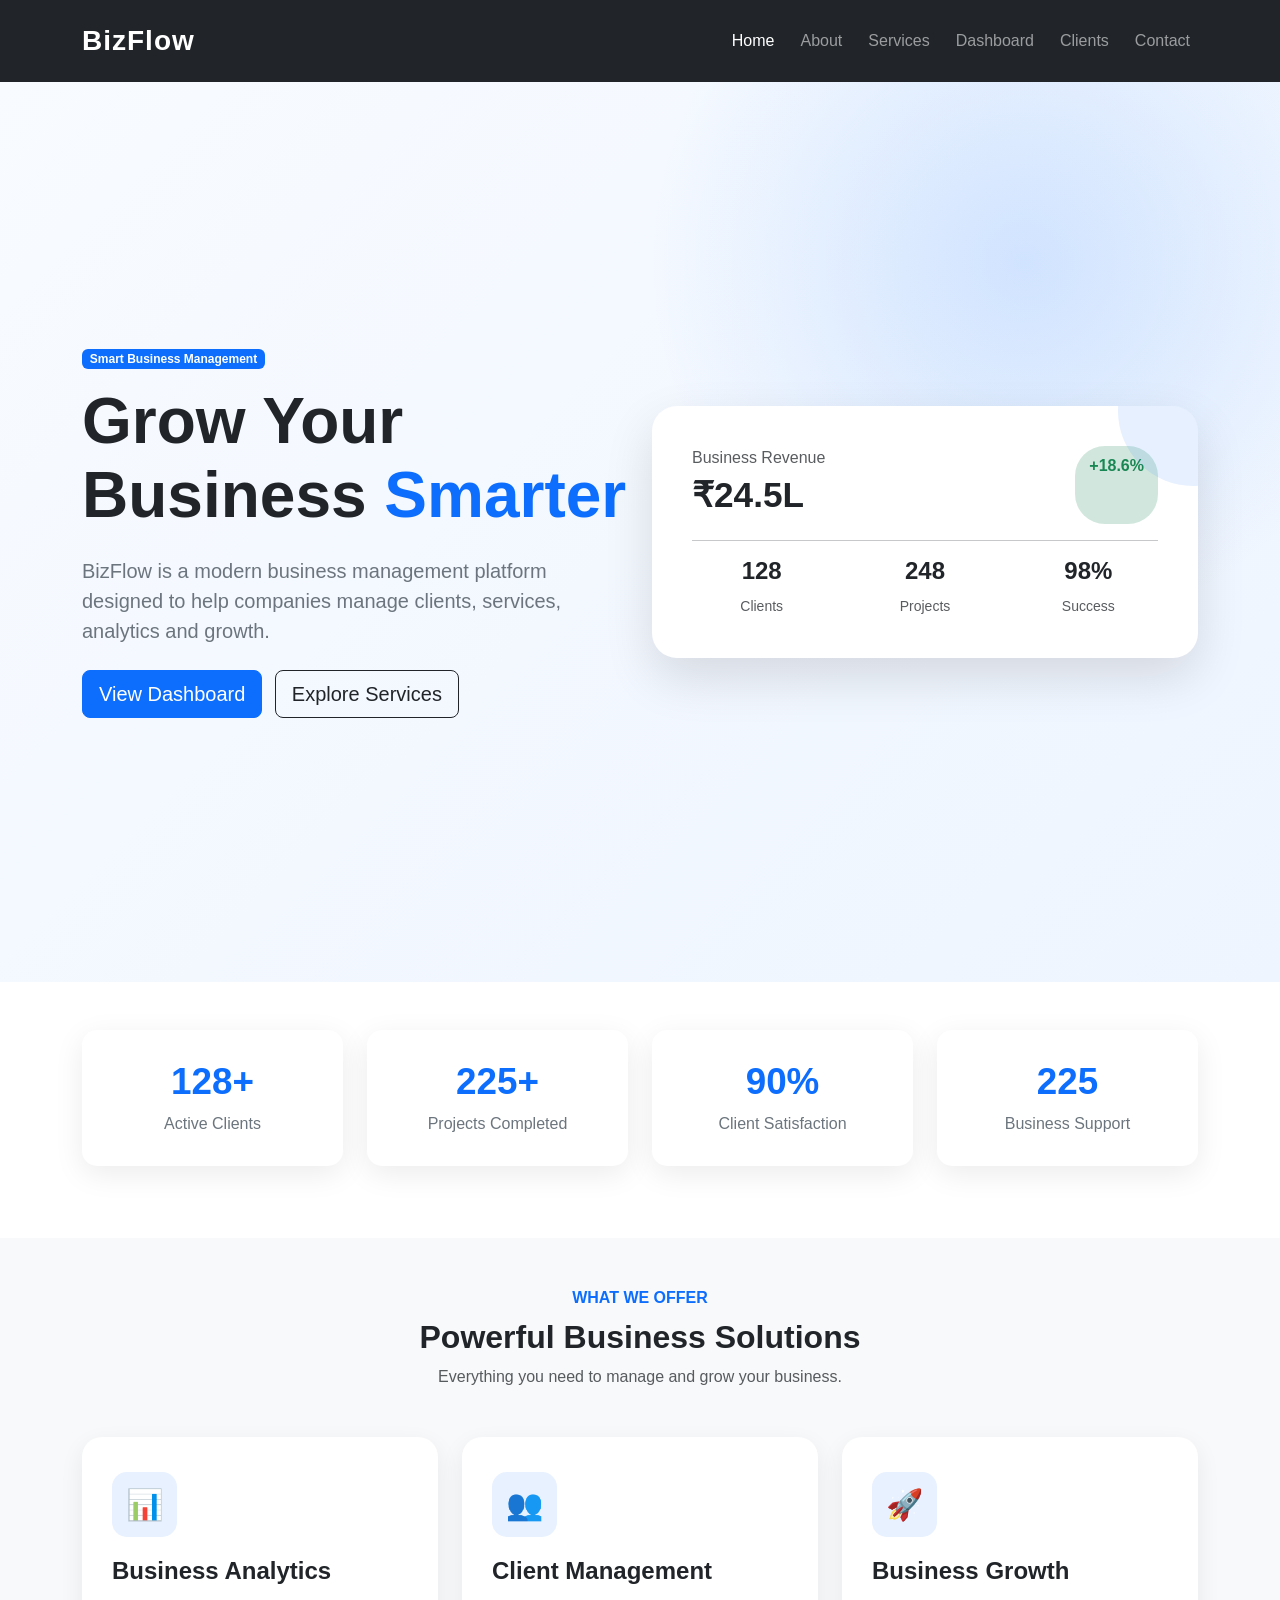
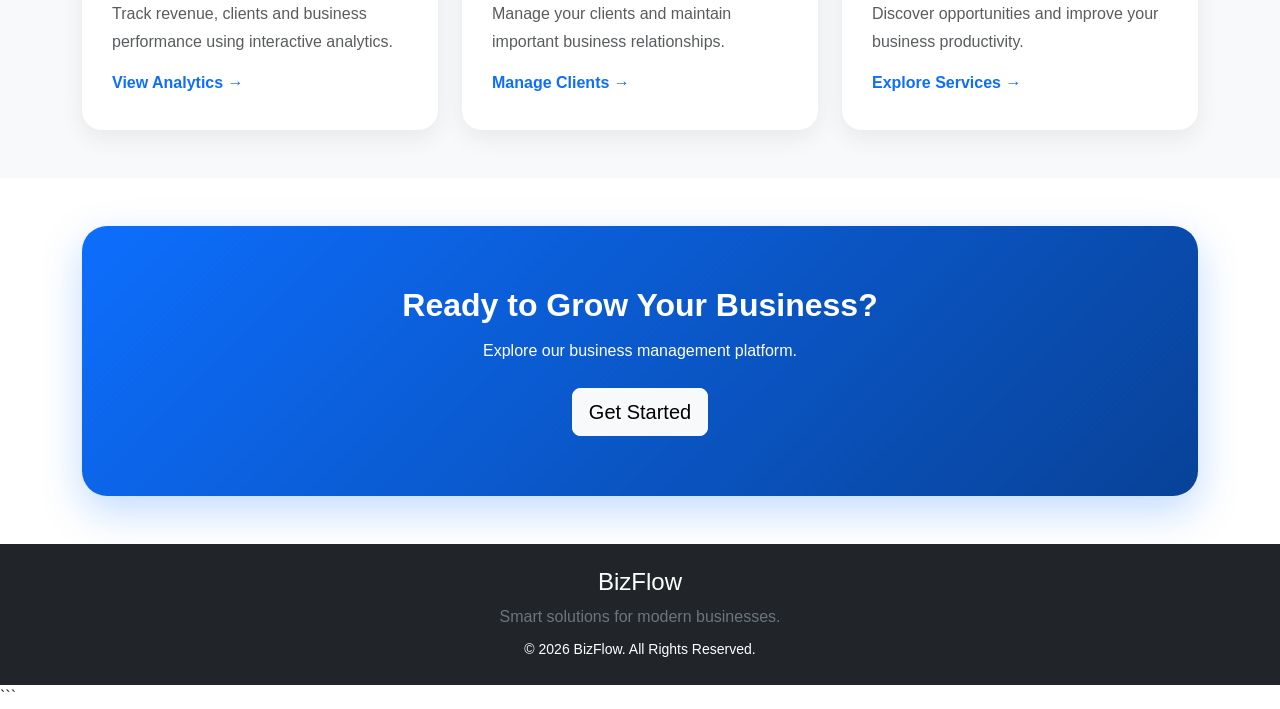
<file: index.html>
<!DOCTYPE html>

<html lang="en">

<head>
<link rel="stylesheet" href="css/responsive.css">
<link rel="stylesheet" href="css/style.css">
<link rel="icon" type="image/svg+xml" href="images/favicon.svg">
<meta charset="UTF-8">

<meta name="viewport" content="width=device-width, initial-scale=1.0">

<title>BizFlow | Smart Business Solutions</title>

<!-- Bootstrap CSS -->
<link
    href="https://cdn.jsdelivr.net/npm/bootstrap@5.3.3/dist/css/bootstrap.min.css"
    rel="stylesheet"
>

<!-- Our CSS -->
<link rel="stylesheet" href="css/style.css">


</head>

<body>

<!-- ================= NAVBAR ================= -->

<nav class="navbar navbar-expand-lg navbar-dark bg-dark sticky-top">

    <div class="container">

        <a class="navbar-brand fw-bold fs-3" href="index.html">
            BizFlow
        </a>

        <button
            class="navbar-toggler"
            type="button"
            data-bs-toggle="collapse"
            data-bs-target="#navbarMenu"
        >
            <span class="navbar-toggler-icon"></span>
        </button>

        <div class="collapse navbar-collapse" id="navbarMenu">

            <ul class="navbar-nav ms-auto">

                <li class="nav-item">
                    <a class="nav-link active" href="index.html">
                        Home
                    </a>
                </li>

                <li class="nav-item">
                    <a class="nav-link" href="about.html">
                        About
                    </a>
                </li>

                <li class="nav-item">
                    <a class="nav-link" href="services.html">
                        Services
                    </a>
                </li>

                <li class="nav-item">
                    <a class="nav-link" href="dashboard.html">
                        Dashboard
                    </a>
                </li>

                <li class="nav-item">
                    <a class="nav-link" href="clients.html">
                        Clients
                    </a>
                </li>

                <li class="nav-item">
                    <a class="nav-link" href="contact.html">
                        Contact
                    </a>
                </li>

            </ul>

        </div>

    </div>

</nav>


<!-- ================= HERO SECTION ================= -->

<section class="hero-section">

    <div class="container">

        <div class="row align-items-center min-vh-100">

            <div class="col-lg-6">

                <span class="badge bg-primary mb-3">
                    Smart Business Management
                </span>

                <h1 class="display-3 fw-bold">

                    Grow Your Business

                    <span class="text-primary">
                        Smarter
                    </span>

                </h1>

                <p class="lead text-secondary mt-4">

                    BizFlow is a modern business management
                    platform designed to help companies manage
                    clients, services, analytics and growth.

                </p>

                <div class="mt-4">

                    <a
                        href="dashboard.html"
                        class="btn btn-primary btn-lg me-2"
                    >
                        View Dashboard
                    </a>

                    <a
                        href="services.html"
                        class="btn btn-outline-dark btn-lg"
                    >
                        Explore Services
                    </a>

                </div>

            </div>


            <!-- Business Card -->

            <div class="col-lg-6 mt-5 mt-lg-0">

                <div class="business-card">

                    <div class="d-flex justify-content-between">

                        <div>

                            <p class="text-muted mb-1">
                                Business Revenue
                            </p>

                            <h2>
                                ₹24.5L
                            </h2>

                        </div>

                        <div class="growth-badge">
                            +18.6%
                        </div>

                    </div>

                    <hr>

                    <div class="row text-center">

                        <div class="col-4">

                            <h4>128</h4>

                            <small class="text-muted">
                                Clients
                            </small>

                        </div>

                        <div class="col-4">

                            <h4>248</h4>

                            <small class="text-muted">
                                Projects
                            </small>

                        </div>

                        <div class="col-4">

                            <h4>98%</h4>

                            <small class="text-muted">
                                Success
                            </small>

                        </div>

                    </div>

                </div>

            </div>

        </div>

    </div>

</section>


<!-- ================= STATS ================= -->

<section class="stats-section py-5">

    <div class="container">

        <div class="row text-center">

            <div class="col-md-3 mb-4">

                <div class="stat-card">

                    <h2>128+</h2>

                    <p>
                        Active Clients
                    </p>

                </div>

            </div>


            <div class="col-md-3 mb-4">

                <div class="stat-card">

                    <h2>250+</h2>

                    <p>
                        Projects Completed
                    </p>

                </div>

            </div>


            <div class="col-md-3 mb-4">

                <div class="stat-card">

                    <h2>98%</h2>

                    <p>
                        Client Satisfaction
                    </p>

                </div>

            </div>


            <div class="col-md-3 mb-4">

                <div class="stat-card">

                    <h2>24/7</h2>

                    <p>
                        Business Support
                    </p>

                </div>

            </div>

        </div>

    </div>

</section>


<!-- ================= SERVICES ================= -->

<section class="services-preview py-5">

    <div class="container">

        <div class="text-center mb-5">

            <span class="text-primary fw-bold">
                WHAT WE OFFER
            </span>

            <h2 class="fw-bold mt-2">
                Powerful Business Solutions
            </h2>

            <p class="text-muted">
                Everything you need to manage and grow your business.
            </p>

        </div>


        <div class="row g-4">


            <!-- Service 1 -->

            <div class="col-md-4">

                <div class="service-card">

                    <div class="service-icon">
                        📊
                    </div>

                    <h4>
                        Business Analytics
                    </h4>

                    <p class="text-muted">

                        Track revenue, clients and business
                        performance using interactive analytics.

                    </p>

                    <a href="dashboard.html">
                        View Analytics →
                    </a>

                </div>

            </div>


            <!-- Service 2 -->

            <div class="col-md-4">

                <div class="service-card">

                    <div class="service-icon">
                        👥
                    </div>

                    <h4>
                        Client Management
                    </h4>

                    <p class="text-muted">

                        Manage your clients and maintain
                        important business relationships.

                    </p>

                    <a href="clients.html">
                        Manage Clients →
                    </a>

                </div>

            </div>


            <!-- Service 3 -->

            <div class="col-md-4">

                <div class="service-card">

                    <div class="service-icon">
                        🚀
                    </div>

                    <h4>
                        Business Growth
                    </h4>

                    <p class="text-muted">

                        Discover opportunities and improve
                        your business productivity.

                    </p>

                    <a href="services.html">
                        Explore Services →
                    </a>

                </div>

            </div>


        </div>

    </div>

</section>


<!-- ================= CALL TO ACTION ================= -->

<section class="cta-section py-5">

    <div class="container">

        <div class="cta-box text-center">

            <h2 class="fw-bold">
                Ready to Grow Your Business?
            </h2>

            <p>
                Explore our business management platform.
            </p>

            <a
                href="contact.html"
                class="btn btn-light btn-lg"
            >
                Get Started
            </a>

        </div>

    </div>

</section>


<!-- ================= FOOTER ================= -->

<footer class="bg-dark text-white py-4">

    <div class="container text-center">

        <h5>
            BizFlow
        </h5>

        <p class="text-secondary mb-2">
            Smart solutions for modern businesses.
        </p>

        <small>
            © 2026 BizFlow. All Rights Reserved.
        </small>

    </div>

</footer>


<!-- Bootstrap JavaScript -->

<script
    src="https://cdn.jsdelivr.net/npm/bootstrap@5.3.3/dist/js/bootstrap.bundle.min.js">
</script>

<!-- Our JavaScript -->

<script src="js/main.js"></script>
```

</body>

</html>
</file>
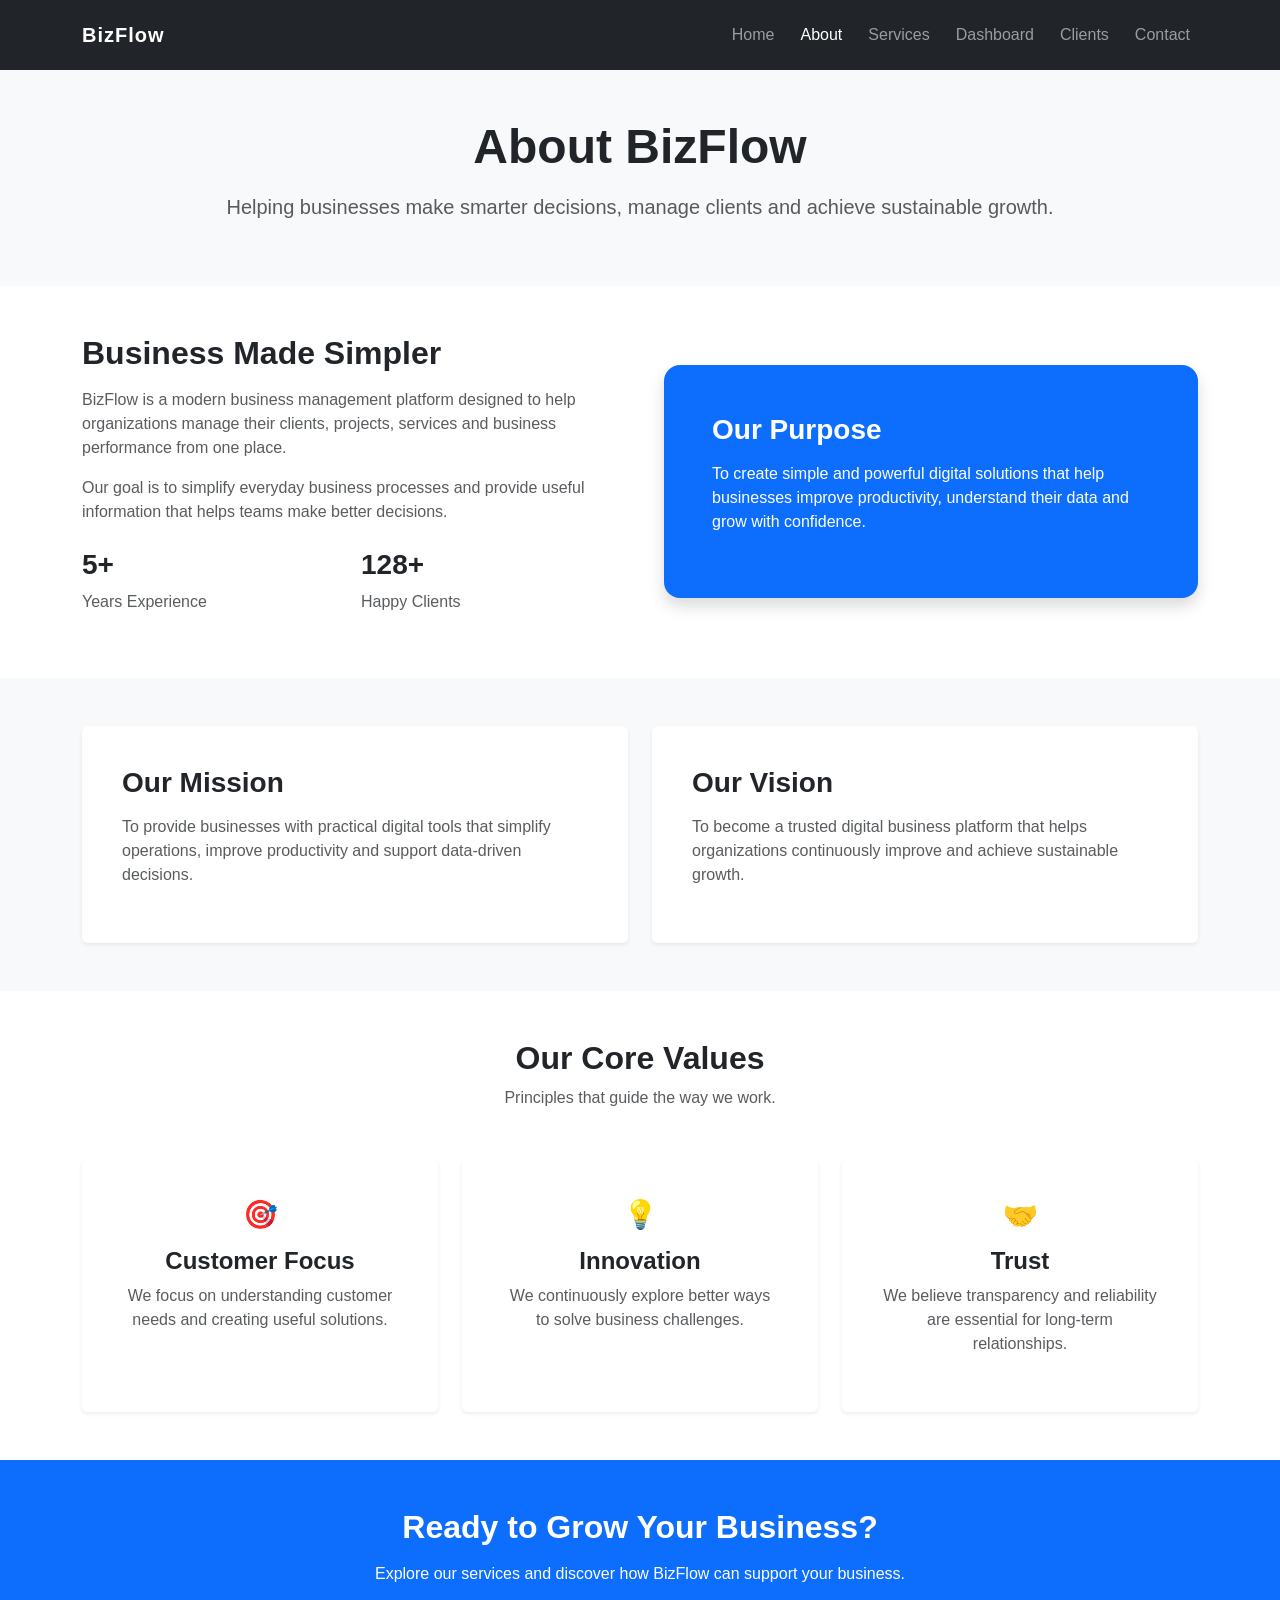
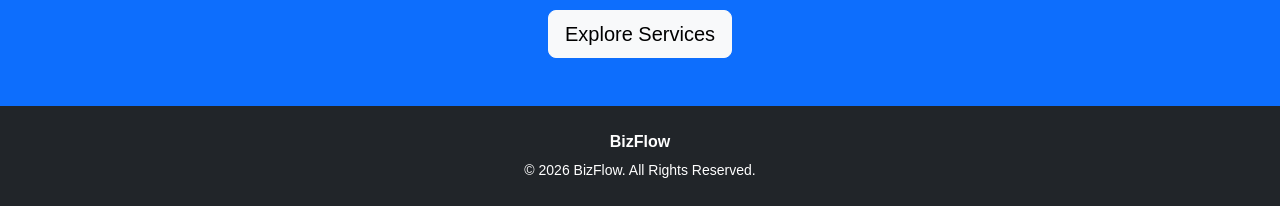
<file: about.html>
<!DOCTYPE html>
<html lang="en">

<head>
    <link rel="stylesheet" href="css/style.css">
    <link rel="stylesheet" href="css/responsive.css">
    <link rel="icon" type="image/svg+xml" href="images/favicon.svg">
    <meta charset="UTF-8">
    <meta name="viewport" content="width=device-width, initial-scale=1.0">

    <title>About Us | BizFlow</title>

    <link
        href="https://cdn.jsdelivr.net/npm/bootstrap@5.3.3/dist/css/bootstrap.min.css"
        rel="stylesheet">

    <link rel="stylesheet" href="css/style.css">
</head>

<body>

    <!-- NAVBAR -->
    <nav class="navbar navbar-expand-lg navbar-dark bg-dark">
        <div class="container">

            <a class="navbar-brand fw-bold" href="index.html">
                BizFlow
            </a>

            <button
                class="navbar-toggler"
                type="button"
                data-bs-toggle="collapse"
                data-bs-target="#navbarNav">

                <span class="navbar-toggler-icon"></span>

            </button>

            <div class="collapse navbar-collapse" id="navbarNav">

                <ul class="navbar-nav ms-auto">

                    <li class="nav-item">
                        <a class="nav-link" href="index.html">
                            Home
                        </a>
                    </li>

                    <li class="nav-item">
                        <a class="nav-link active" href="about.html">
                            About
                        </a>
                    </li>

                    <li class="nav-item">
                        <a class="nav-link" href="services.html">
                            Services
                        </a>
                    </li>

                    <li class="nav-item">
                        <a class="nav-link" href="dashboard.html">
                            Dashboard
                        </a>
                    </li>

                    <li class="nav-item">
                        <a class="nav-link" href="clients.html">
                            Clients
                        </a>
                    </li>

                    <li class="nav-item">
                        <a class="nav-link" href="contact.html">
                            Contact
                        </a>
                    </li>

                </ul>

            </div>
        </div>
    </nav>


    <!-- ABOUT HERO -->
    <section class="py-5 bg-light">

        <div class="container text-center">

            <h1 class="display-5 fw-bold">
                About BizFlow
            </h1>

            <p class="lead text-muted mt-3">
                Helping businesses make smarter decisions,
                manage clients and achieve sustainable growth.
            </p>

        </div>

    </section>


    <!-- ABOUT COMPANY -->
    <section class="py-5">

        <div class="container">

            <div class="row align-items-center g-5">

                <div class="col-lg-6">

                    <h2 class="fw-bold mb-3">
                        Business Made Simpler
                    </h2>

                    <p class="text-muted">
                        BizFlow is a modern business management platform
                        designed to help organizations manage their
                        clients, projects, services and business performance
                        from one place.
                    </p>

                    <p class="text-muted">
                        Our goal is to simplify everyday business processes
                        and provide useful information that helps teams
                        make better decisions.
                    </p>

                    <div class="row mt-4">

                        <div class="col-6">
                            <h3 class="fw-bold">5+</h3>
                            <p class="text-muted">
                                Years Experience
                            </p>
                        </div>

                        <div class="col-6">
                            <h3 class="fw-bold">128+</h3>
                            <p class="text-muted">
                                Happy Clients
                            </p>
                        </div>

                    </div>

                </div>


                <div class="col-lg-6">

                    <div class="p-5 bg-primary text-white rounded-4 shadow">

                        <h3 class="fw-bold">
                            Our Purpose
                        </h3>

                        <p class="mt-3">
                            To create simple and powerful digital
                            solutions that help businesses improve
                            productivity, understand their data and
                            grow with confidence.
                        </p>

                    </div>

                </div>

            </div>

        </div>

    </section>


    <!-- MISSION & VISION -->
    <section class="py-5 bg-light">

        <div class="container">

            <div class="row g-4">

                <div class="col-md-6">

                    <div class="card h-100 border-0 shadow-sm p-4">

                        <div class="card-body">

                            <h3 class="fw-bold mb-3">
                                Our Mission
                            </h3>

                            <p class="text-muted">
                                To provide businesses with practical
                                digital tools that simplify operations,
                                improve productivity and support
                                data-driven decisions.
                            </p>

                        </div>

                    </div>

                </div>


                <div class="col-md-6">

                    <div class="card h-100 border-0 shadow-sm p-4">

                        <div class="card-body">

                            <h3 class="fw-bold mb-3">
                                Our Vision
                            </h3>

                            <p class="text-muted">
                                To become a trusted digital business
                                platform that helps organizations
                                continuously improve and achieve
                                sustainable growth.
                            </p>

                        </div>

                    </div>

                </div>

            </div>

        </div>

    </section>


    <!-- CORE VALUES -->
    <section class="py-5">

        <div class="container">

            <div class="text-center mb-5">

                <h2 class="fw-bold">
                    Our Core Values
                </h2>

                <p class="text-muted">
                    Principles that guide the way we work.
                </p>

            </div>


            <div class="row g-4">

                <div class="col-md-4">

                    <div class="card border-0 shadow-sm h-100 text-center p-4">

                        <div class="card-body">

                            <h3 class="mb-3">
                                🎯
                            </h3>

                            <h4 class="fw-bold">
                                Customer Focus
                            </h4>

                            <p class="text-muted">
                                We focus on understanding customer
                                needs and creating useful solutions.
                            </p>

                        </div>

                    </div>

                </div>


                <div class="col-md-4">

                    <div class="card border-0 shadow-sm h-100 text-center p-4">

                        <div class="card-body">

                            <h3 class="mb-3">
                                💡
                            </h3>

                            <h4 class="fw-bold">
                                Innovation
                            </h4>

                            <p class="text-muted">
                                We continuously explore better ways
                                to solve business challenges.
                            </p>

                        </div>

                    </div>

                </div>


                <div class="col-md-4">

                    <div class="card border-0 shadow-sm h-100 text-center p-4">

                        <div class="card-body">

                            <h3 class="mb-3">
                                🤝
                            </h3>

                            <h4 class="fw-bold">
                                Trust
                            </h4>

                            <p class="text-muted">
                                We believe transparency and reliability
                                are essential for long-term relationships.
                            </p>

                        </div>

                    </div>

                </div>

            </div>

        </div>

    </section>


    <!-- CTA -->
    <section class="py-5 bg-primary text-white text-center">

        <div class="container">

            <h2 class="fw-bold">
                Ready to Grow Your Business?
            </h2>

            <p class="mt-3">
                Explore our services and discover how BizFlow
                can support your business.
            </p>

            <a href="services.html"
               class="btn btn-light btn-lg mt-2">
                Explore Services
            </a>

        </div>

    </section>


    <!-- FOOTER -->
    <footer class="bg-dark text-white text-center py-4">

        <div class="container">

            <p class="mb-1">
                <strong>BizFlow</strong>
            </p>

            <small>
                © 2026 BizFlow. All Rights Reserved.
            </small>

        </div>

    </footer>


    <!-- BOOTSTRAP JS -->
    <script
        src="https://cdn.jsdelivr.net/npm/bootstrap@5.3.3/dist/js/bootstrap.bundle.min.js">
    </script>

    <!-- MAIN JS -->
    <script src="js/main.js"></script>

</body>

</html>
</file>
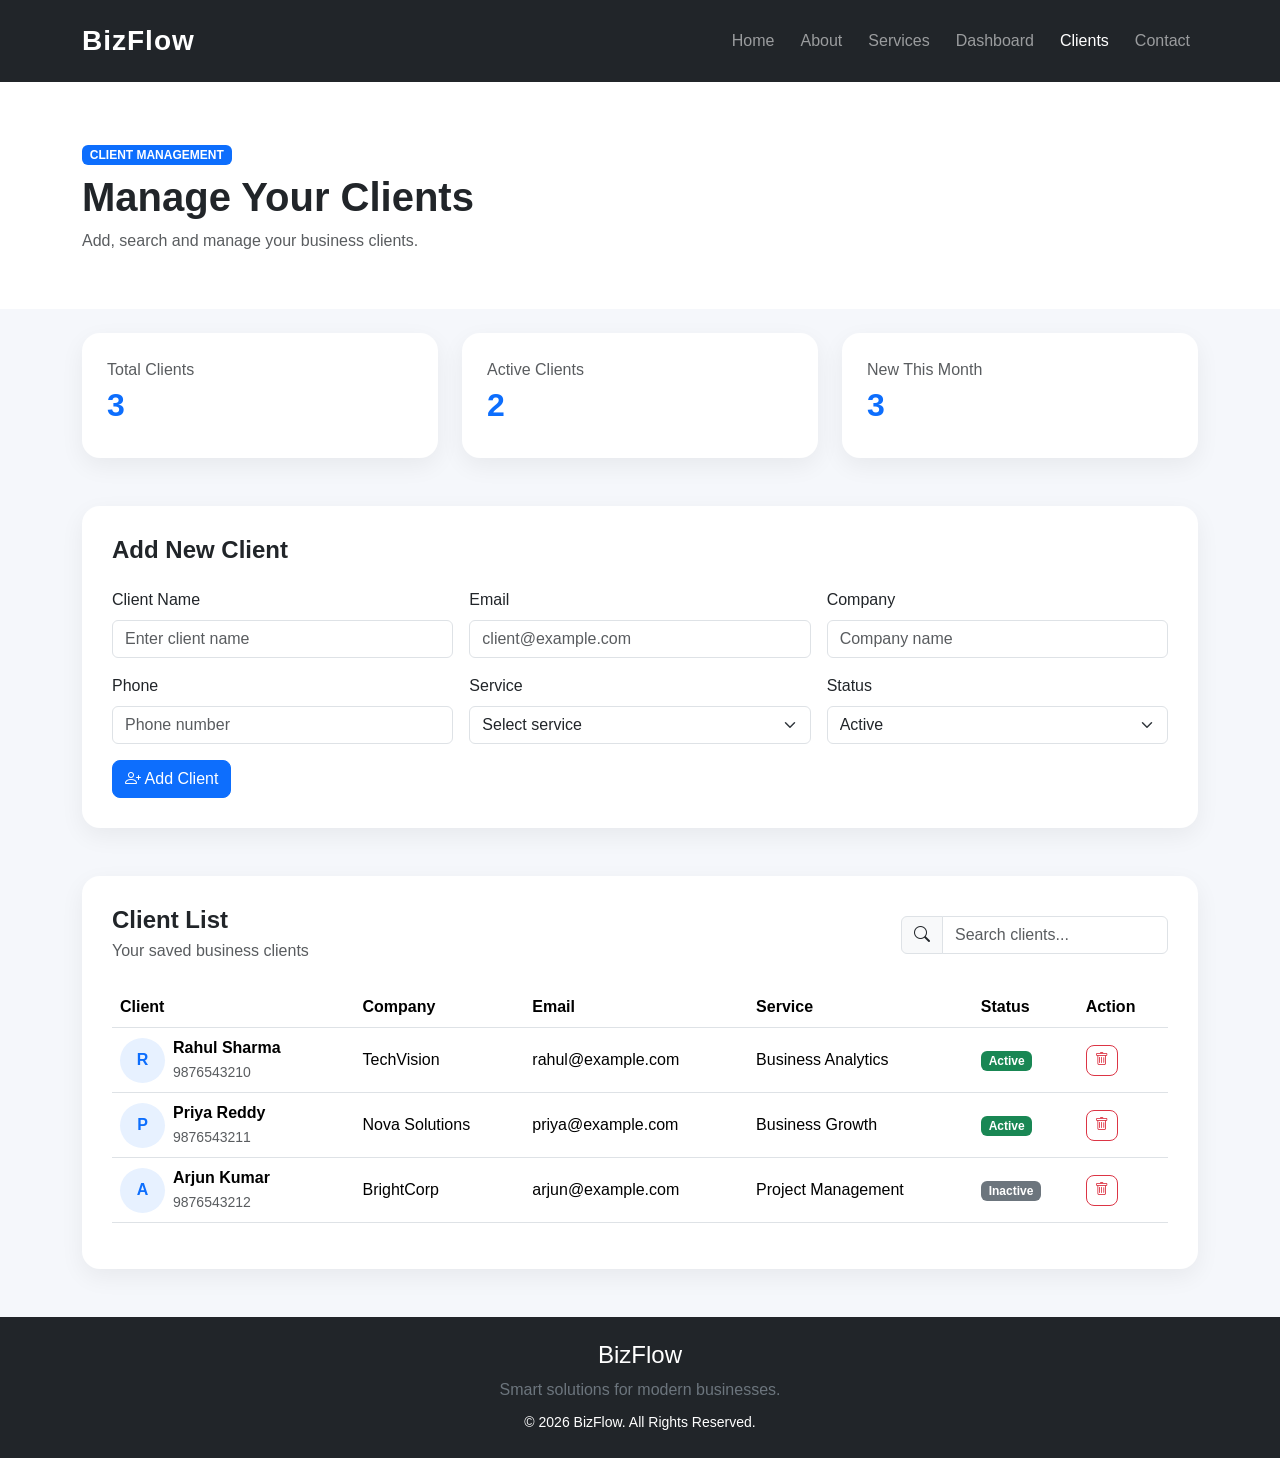
<file: clients.html>
<!DOCTYPE html>
<html lang="en">

<head>
    <link rel="stylesheet" href="css/style.css">
    <link rel="stylesheet" href="css/responsive.css">
    <link rel="icon" type="image/svg+xml" href="images/favicon.svg">
    <meta charset="UTF-8">

    <meta name="viewport" content="width=device-width, initial-scale=1.0">

    <title>BizFlow | Clients</title>

    <!-- Bootstrap CSS -->
    <link
        href="https://cdn.jsdelivr.net/npm/bootstrap@5.3.3/dist/css/bootstrap.min.css"
        rel="stylesheet"
    >

    <!-- Bootstrap Icons -->
    <link
        rel="stylesheet"
        href="https://cdn.jsdelivr.net/npm/bootstrap-icons@1.11.3/font/bootstrap-icons.min.css"
    >

    <!-- Main CSS -->
    <link rel="stylesheet" href="css/style.css">

    <style>

        body {
            background: #f5f7fb;
        }

        .clients-header {
            background: #ffffff;
            padding: 60px 0 40px;
        }

        .client-stat {
            background: #ffffff;
            padding: 25px;
            border-radius: 18px;

            box-shadow:
                0 8px 25px rgba(0, 0, 0, 0.06);
        }

        .client-stat h2 {
            color: #0d6efd;
            font-weight: bold;
        }

        .client-form-card,
        .clients-table-card {
            background: #ffffff;
            padding: 30px;
            border-radius: 18px;

            box-shadow:
                0 8px 25px rgba(0, 0, 0, 0.06);
        }

        .client-avatar {
            width: 45px;
            height: 45px;

            display: flex;
            align-items: center;
            justify-content: center;

            background: #e7f1ff;
            color: #0d6efd;

            border-radius: 50%;

            font-weight: bold;
        }

        .table tbody tr {
            transition: 0.2s;
        }

        .table tbody tr:hover {
            background: #f8f9fa;
        }

        .empty-state {
            padding: 50px;
            text-align: center;
            color: #6c757d;
        }

    </style>

</head>


<body>


<!-- =========================
     NAVBAR
========================= -->

<nav class="navbar navbar-expand-lg navbar-dark bg-dark sticky-top">

    <div class="container">

        <a
            class="navbar-brand fw-bold fs-3"
            href="index.html"
        >
            BizFlow
        </a>


        <button
            class="navbar-toggler"
            type="button"
            data-bs-toggle="collapse"
            data-bs-target="#clientNav"
        >

            <span class="navbar-toggler-icon"></span>

        </button>


        <div
            class="collapse navbar-collapse"
            id="clientNav"
        >

            <ul class="navbar-nav ms-auto">

                <li class="nav-item">
                    <a
                        class="nav-link"
                        href="index.html"
                    >
                        Home
                    </a>
                </li>

                <li class="nav-item">
                    <a
                        class="nav-link"
                        href="about.html"
                    >
                        About
                    </a>
                </li>

                <li class="nav-item">
                    <a
                        class="nav-link"
                        href="services.html"
                    >
                        Services
                    </a>
                </li>

                <li class="nav-item">
                    <a
                        class="nav-link"
                        href="dashboard.html"
                    >
                        Dashboard
                    </a>
                </li>

                <li class="nav-item">
                    <a
                        class="nav-link active"
                        href="clients.html"
                    >
                        Clients
                    </a>
                </li>

                <li class="nav-item">
                    <a
                        class="nav-link"
                        href="contact.html"
                    >
                        Contact
                    </a>
                </li>

            </ul>

        </div>

    </div>

</nav>


<!-- =========================
     HEADER
========================= -->

<section class="clients-header">

    <div class="container">

        <span class="badge bg-primary mb-2">
            CLIENT MANAGEMENT
        </span>

        <h1 class="fw-bold">
            Manage Your Clients
        </h1>

        <p class="text-muted">
            Add, search and manage your business clients.
        </p>

    </div>

</section>


<!-- =========================
     CLIENT STATISTICS
========================= -->

<section class="py-4">

    <div class="container">

        <div class="row g-4">


            <div class="col-md-4">

                <div class="client-stat">

                    <p class="text-muted mb-1">
                        Total Clients
                    </p>

                    <h2 id="totalClients">
                        0
                    </h2>

                </div>

            </div>


            <div class="col-md-4">

                <div class="client-stat">

                    <p class="text-muted mb-1">
                        Active Clients
                    </p>

                    <h2 id="activeClients">
                        0
                    </h2>

                </div>

            </div>


            <div class="col-md-4">

                <div class="client-stat">

                    <p class="text-muted mb-1">
                        New This Month
                    </p>

                    <h2 id="newClients">
                        0
                    </h2>

                </div>

            </div>


        </div>

    </div>

</section>


<!-- =========================
     ADD CLIENT
========================= -->

<section class="py-4">

    <div class="container">

        <div class="client-form-card">

            <h4 class="fw-bold mb-4">
                Add New Client
            </h4>


            <form id="clientForm">

                <div class="row g-3">


                    <div class="col-md-4">

                        <label class="form-label">
                            Client Name
                        </label>

                        <input
                            type="text"
                            id="clientName"
                            class="form-control"
                            placeholder="Enter client name"
                            required
                        >

                    </div>


                    <div class="col-md-4">

                        <label class="form-label">
                            Email
                        </label>

                        <input
                            type="email"
                            id="clientEmail"
                            class="form-control"
                            placeholder="client@example.com"
                            required
                        >

                    </div>


                    <div class="col-md-4">

                        <label class="form-label">
                            Company
                        </label>

                        <input
                            type="text"
                            id="clientCompany"
                            class="form-control"
                            placeholder="Company name"
                            required
                        >

                    </div>


                    <div class="col-md-4">

                        <label class="form-label">
                            Phone
                        </label>

                        <input
                            type="tel"
                            id="clientPhone"
                            class="form-control"
                            placeholder="Phone number"
                            required
                        >

                    </div>


                    <div class="col-md-4">

                        <label class="form-label">
                            Service
                        </label>

                        <select
                            id="clientService"
                            class="form-select"
                            required
                        >

                            <option value="">
                                Select service
                            </option>

                            <option>
                                Business Analytics
                            </option>

                            <option>
                                Client Management
                            </option>

                            <option>
                                Business Growth
                            </option>

                            <option>
                                Project Management
                            </option>

                            <option>
                                Sales Reporting
                            </option>

                            <option>
                                Business Consulting
                            </option>

                        </select>

                    </div>


                    <div class="col-md-4">

                        <label class="form-label">
                            Status
                        </label>

                        <select
                            id="clientStatus"
                            class="form-select"
                            required
                        >

                            <option value="Active">
                                Active
                            </option>

                            <option value="Inactive">
                                Inactive
                            </option>

                        </select>

                    </div>


                    <div class="col-12">

                        <button
                            type="submit"
                            class="btn btn-primary"
                        >

                            <i class="bi bi-person-plus"></i>

                            Add Client

                        </button>

                    </div>


                </div>

            </form>

        </div>

    </div>

</section>


<!-- =========================
     CLIENT LIST
========================= -->

<section class="py-4 pb-5">

    <div class="container">

        <div class="clients-table-card">


            <div
                class="d-flex justify-content-between
                align-items-center flex-wrap mb-4"
            >

                <div>

                    <h4 class="fw-bold mb-1">
                        Client List
                    </h4>

                    <p class="text-muted mb-0">
                        Your saved business clients
                    </p>

                </div>


                <div class="mt-3 mt-md-0">

                    <div class="input-group">

                        <span class="input-group-text">
                            <i class="bi bi-search"></i>
                        </span>

                        <input
                            type="text"
                            id="clientSearch"
                            class="form-control"
                            placeholder="Search clients..."
                        >

                    </div>

                </div>

            </div>


            <div class="table-responsive">

                <table class="table align-middle">

                    <thead>

                        <tr>

                            <th>
                                Client
                            </th>

                            <th>
                                Company
                            </th>

                            <th>
                                Email
                            </th>

                            <th>
                                Service
                            </th>

                            <th>
                                Status
                            </th>

                            <th>
                                Action
                            </th>

                        </tr>

                    </thead>


                    <tbody id="clientTableBody">

                    </tbody>

                </table>

            </div>


            <div
                id="emptyState"
                class="empty-state"
            >

                <i class="bi bi-people fs-1"></i>

                <h5 class="mt-3">
                    No clients found
                </h5>

                <p>
                    Add your first client using the form above.
                </p>

            </div>


        </div>

    </div>

</section>


<!-- =========================
     FOOTER
========================= -->

<footer class="bg-dark text-white py-4">

    <div class="container text-center">

        <h5>
            BizFlow
        </h5>

        <p class="text-secondary mb-2">
            Smart solutions for modern businesses.
        </p>

        <small>
            © 2026 BizFlow. All Rights Reserved.
        </small>

    </div>

</footer>


<!-- Bootstrap JS -->

<script
    src="https://cdn.jsdelivr.net/npm/bootstrap@5.3.3/dist/js/bootstrap.bundle.min.js">
</script>


<!-- Clients JavaScript -->

<script src="js/clients.js"></script>


</body>

</html>
</file>
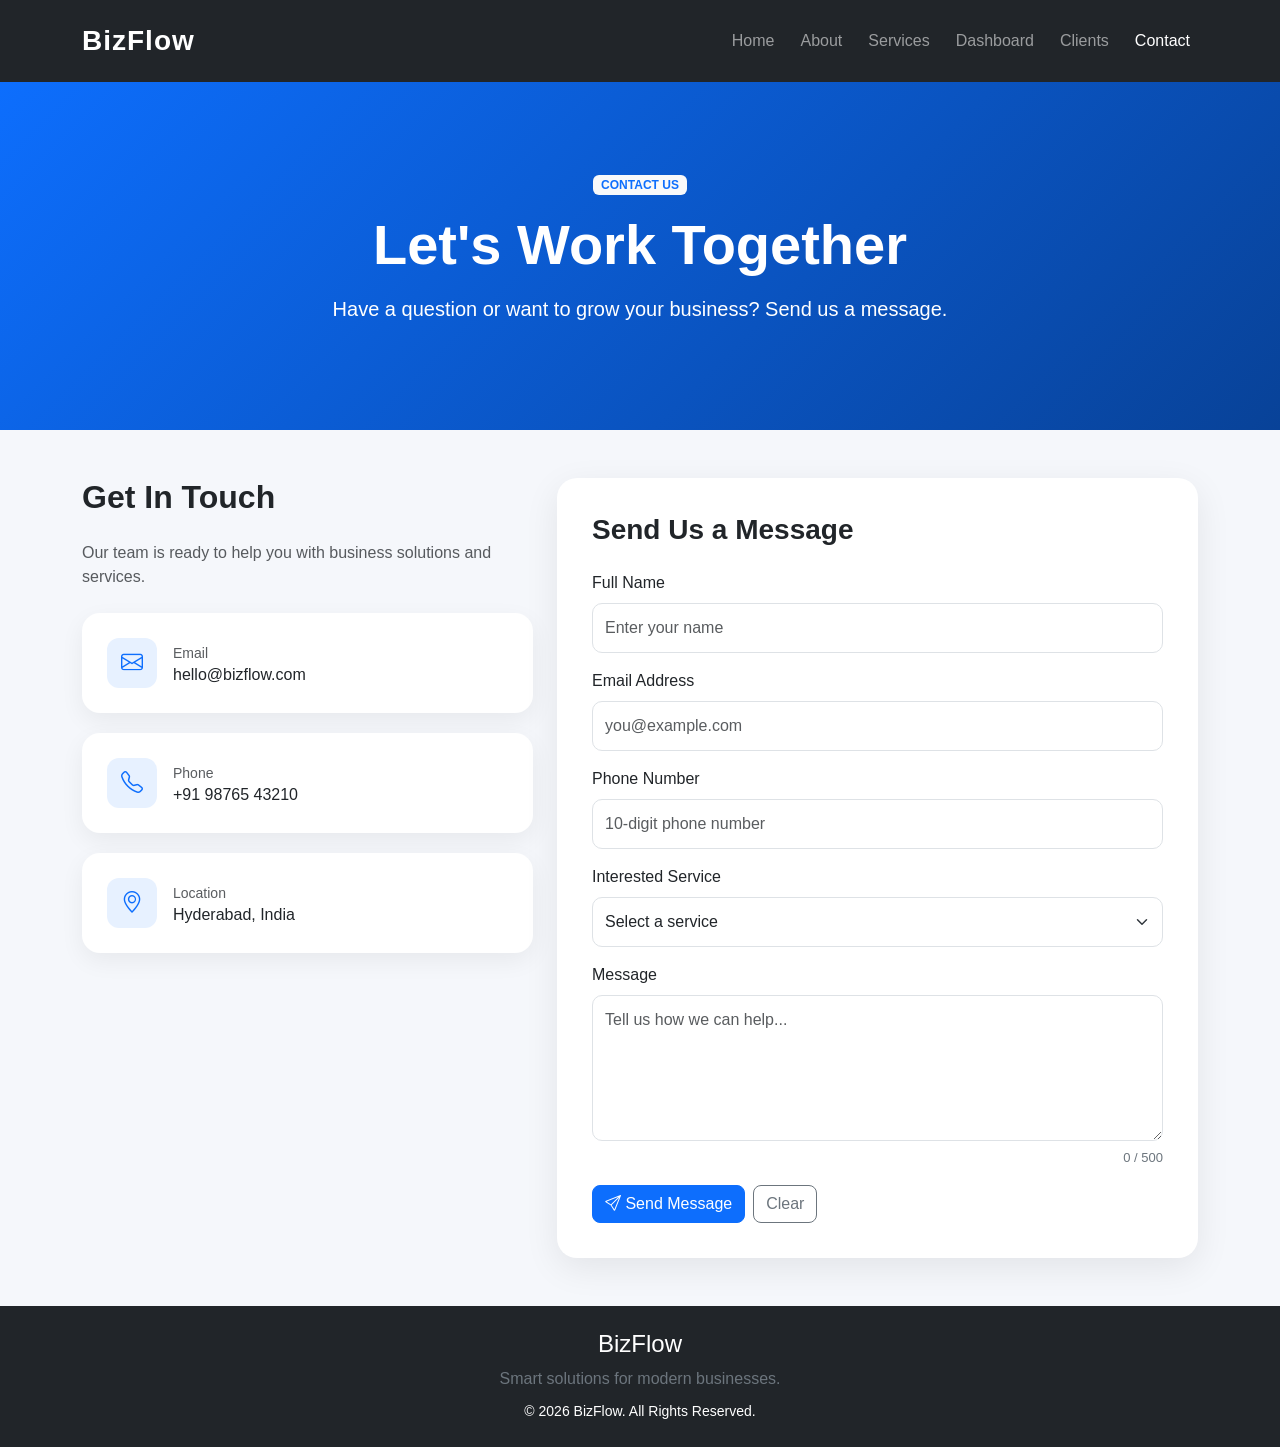
<file: contact.html>
<!DOCTYPE html>
<html lang="en">

<head>
    <link rel="stylesheet" href="css/style.css">
    <link rel="stylesheet" href="css/responsive.css">
    <link rel="icon" type="image/svg+xml" href="images/favicon.svg">
    <meta charset="UTF-8">

    <meta name="viewport" content="width=device-width, initial-scale=1.0">

    <title>BizFlow | Contact</title>

    <link
        href="https://cdn.jsdelivr.net/npm/bootstrap@5.3.3/dist/css/bootstrap.min.css"
        rel="stylesheet"
    >

    <link
        rel="stylesheet"
        href="https://cdn.jsdelivr.net/npm/bootstrap-icons@1.11.3/font/bootstrap-icons.min.css"
    >

    <link rel="stylesheet" href="css/style.css">

    <style>

        body {
            background: #f5f7fb;
        }

        .contact-hero {
            background: linear-gradient(
                135deg,
                #0d6efd,
                #084298
            );

            color: white;

            padding: 90px 0;
        }

        .contact-card {
            background: #ffffff;

            padding: 35px;

            border-radius: 20px;

            box-shadow:
                0 10px 35px rgba(0, 0, 0, 0.08);
        }

        .contact-info-card {
            background: #ffffff;

            padding: 25px;

            border-radius: 18px;

            margin-bottom: 20px;

            box-shadow:
                0 8px 25px rgba(0, 0, 0, 0.06);
        }

        .contact-icon {
            width: 50px;
            height: 50px;

            display: flex;
            align-items: center;
            justify-content: center;

            background: #e7f1ff;

            color: #0d6efd;

            border-radius: 12px;

            font-size: 22px;
        }

        .form-control,
        .form-select {
            padding: 12px;

            border-radius: 10px;
        }

        .form-control:focus,
        .form-select:focus {
            box-shadow: 0 0 0 3px rgba(13, 110, 253, 0.12);
        }

        .success-message {
            display: none;

            background: #d1e7dd;

            color: #0f5132;

            padding: 15px;

            border-radius: 10px;

            margin-bottom: 20px;
        }

        .char-counter {
            font-size: 13px;
            color: #6c757d;
        }

    </style>

</head>


<body>


<!-- =========================
     NAVBAR
========================= -->

<nav class="navbar navbar-expand-lg navbar-dark bg-dark sticky-top">

    <div class="container">

        <a
            class="navbar-brand fw-bold fs-3"
            href="index.html"
        >
            BizFlow
        </a>


        <button
            class="navbar-toggler"
            type="button"
            data-bs-toggle="collapse"
            data-bs-target="#contactNav"
        >

            <span class="navbar-toggler-icon"></span>

        </button>


        <div
            class="collapse navbar-collapse"
            id="contactNav"
        >

            <ul class="navbar-nav ms-auto">

                <li class="nav-item">
                    <a
                        class="nav-link"
                        href="index.html"
                    >
                        Home
                    </a>
                </li>

                <li class="nav-item">
                    <a
                        class="nav-link"
                        href="about.html"
                    >
                        About
                    </a>
                </li>

                <li class="nav-item">
                    <a
                        class="nav-link"
                        href="services.html"
                    >
                        Services
                    </a>
                </li>

                <li class="nav-item">
                    <a
                        class="nav-link"
                        href="dashboard.html"
                    >
                        Dashboard
                    </a>
                </li>

                <li class="nav-item">
                    <a
                        class="nav-link"
                        href="clients.html"
                    >
                        Clients
                    </a>
                </li>

                <li class="nav-item">
                    <a
                        class="nav-link active"
                        href="contact.html"
                    >
                        Contact
                    </a>
                </li>

            </ul>

        </div>

    </div>

</nav>


<!-- =========================
     HERO
========================= -->

<section class="contact-hero">

    <div class="container text-center">

        <span class="badge bg-light text-primary mb-3">
            CONTACT US
        </span>

        <h1 class="display-4 fw-bold">
            Let's Work Together
        </h1>

        <p class="lead mt-3">
            Have a question or want to grow your business?
            Send us a message.
        </p>

    </div>

</section>


<!-- =========================
     CONTACT SECTION
========================= -->

<section class="py-5">

    <div class="container">

        <div class="row g-4">


            <!-- CONTACT INFORMATION -->

            <div class="col-lg-5">

                <h2 class="fw-bold mb-4">
                    Get In Touch
                </h2>

                <p class="text-muted mb-4">
                    Our team is ready to help you with
                    business solutions and services.
                </p>


                <div class="contact-info-card">

                    <div class="d-flex align-items-center gap-3">

                        <div class="contact-icon">
                            <i class="bi bi-envelope"></i>
                        </div>

                        <div>

                            <small class="text-muted">
                                Email
                            </small>

                            <h6 class="mb-0">
                                hello@bizflow.com
                            </h6>

                        </div>

                    </div>

                </div>


                <div class="contact-info-card">

                    <div class="d-flex align-items-center gap-3">

                        <div class="contact-icon">
                            <i class="bi bi-telephone"></i>
                        </div>

                        <div>

                            <small class="text-muted">
                                Phone
                            </small>

                            <h6 class="mb-0">
                                +91 98765 43210
                            </h6>

                        </div>

                    </div>

                </div>


                <div class="contact-info-card">

                    <div class="d-flex align-items-center gap-3">

                        <div class="contact-icon">
                            <i class="bi bi-geo-alt"></i>
                        </div>

                        <div>

                            <small class="text-muted">
                                Location
                            </small>

                            <h6 class="mb-0">
                                Hyderabad, India
                            </h6>

                        </div>

                    </div>

                </div>

            </div>


            <!-- CONTACT FORM -->

            <div class="col-lg-7">

                <div class="contact-card">

                    <h3 class="fw-bold mb-4">
                        Send Us a Message
                    </h3>


                    <div
                        id="successMessage"
                        class="success-message"
                    >

                        <i class="bi bi-check-circle"></i>

                        Your message has been submitted
                        successfully!

                    </div>


                    <form id="contactForm">


                        <!-- NAME -->

                        <div class="mb-3">

                            <label class="form-label">
                                Full Name
                            </label>

                            <input
                                type="text"
                                id="contactName"
                                class="form-control"
                                placeholder="Enter your name"
                                required
                            >

                        </div>


                        <!-- EMAIL -->

                        <div class="mb-3">

                            <label class="form-label">
                                Email Address
                            </label>

                            <input
                                type="email"
                                id="contactEmail"
                                class="form-control"
                                placeholder="you@example.com"
                                required
                            >

                        </div>


                        <!-- PHONE -->

                        <div class="mb-3">

                            <label class="form-label">
                                Phone Number
                            </label>

                            <input
                                type="tel"
                                id="contactPhone"
                                class="form-control"
                                placeholder="10-digit phone number"
                                required
                            >

                        </div>


                        <!-- SERVICE -->

                        <div class="mb-3">

                            <label class="form-label">
                                Interested Service
                            </label>

                            <select
                                id="contactService"
                                class="form-select"
                                required
                            >

                                <option value="">
                                    Select a service
                                </option>

                                <option>
                                    Business Analytics
                                </option>

                                <option>
                                    Client Management
                                </option>

                                <option>
                                    Business Growth
                                </option>

                                <option>
                                    Project Management
                                </option>

                                <option>
                                    Sales Reporting
                                </option>

                                <option>
                                    Business Consulting
                                </option>

                            </select>

                        </div>


                        <!-- MESSAGE -->

                        <div class="mb-3">

                            <label class="form-label">
                                Message
                            </label>

                            <textarea
                                id="contactMessage"
                                class="form-control"
                                rows="5"
                                maxlength="500"
                                placeholder="Tell us how we can help..."
                                required
                            ></textarea>

                            <div class="text-end mt-1">

                                <span
                                    id="charCounter"
                                    class="char-counter"
                                >
                                    0 / 500
                                </span>

                            </div>

                        </div>


                        <!-- BUTTONS -->

                        <div class="d-flex gap-2">

                            <button
                                type="submit"
                                class="btn btn-primary"
                            >

                                <i class="bi bi-send"></i>

                                Send Message

                            </button>


                            <button
                                type="reset"
                                class="btn btn-outline-secondary"
                            >

                                Clear

                            </button>

                        </div>


                    </form>

                </div>

            </div>


        </div>

    </div>

</section>


<!-- =========================
     FOOTER
========================= -->

<footer class="bg-dark text-white py-4">

    <div class="container text-center">

        <h5>
            BizFlow
        </h5>

        <p class="text-secondary mb-2">
            Smart solutions for modern businesses.
        </p>

        <small>
            © 2026 BizFlow. All Rights Reserved.
        </small>

    </div>

</footer>


<script
    src="https://cdn.jsdelivr.net/npm/bootstrap@5.3.3/dist/js/bootstrap.bundle.min.js">
</script>


<script src="js/contact.js"></script>


</body>

</html>
</file>
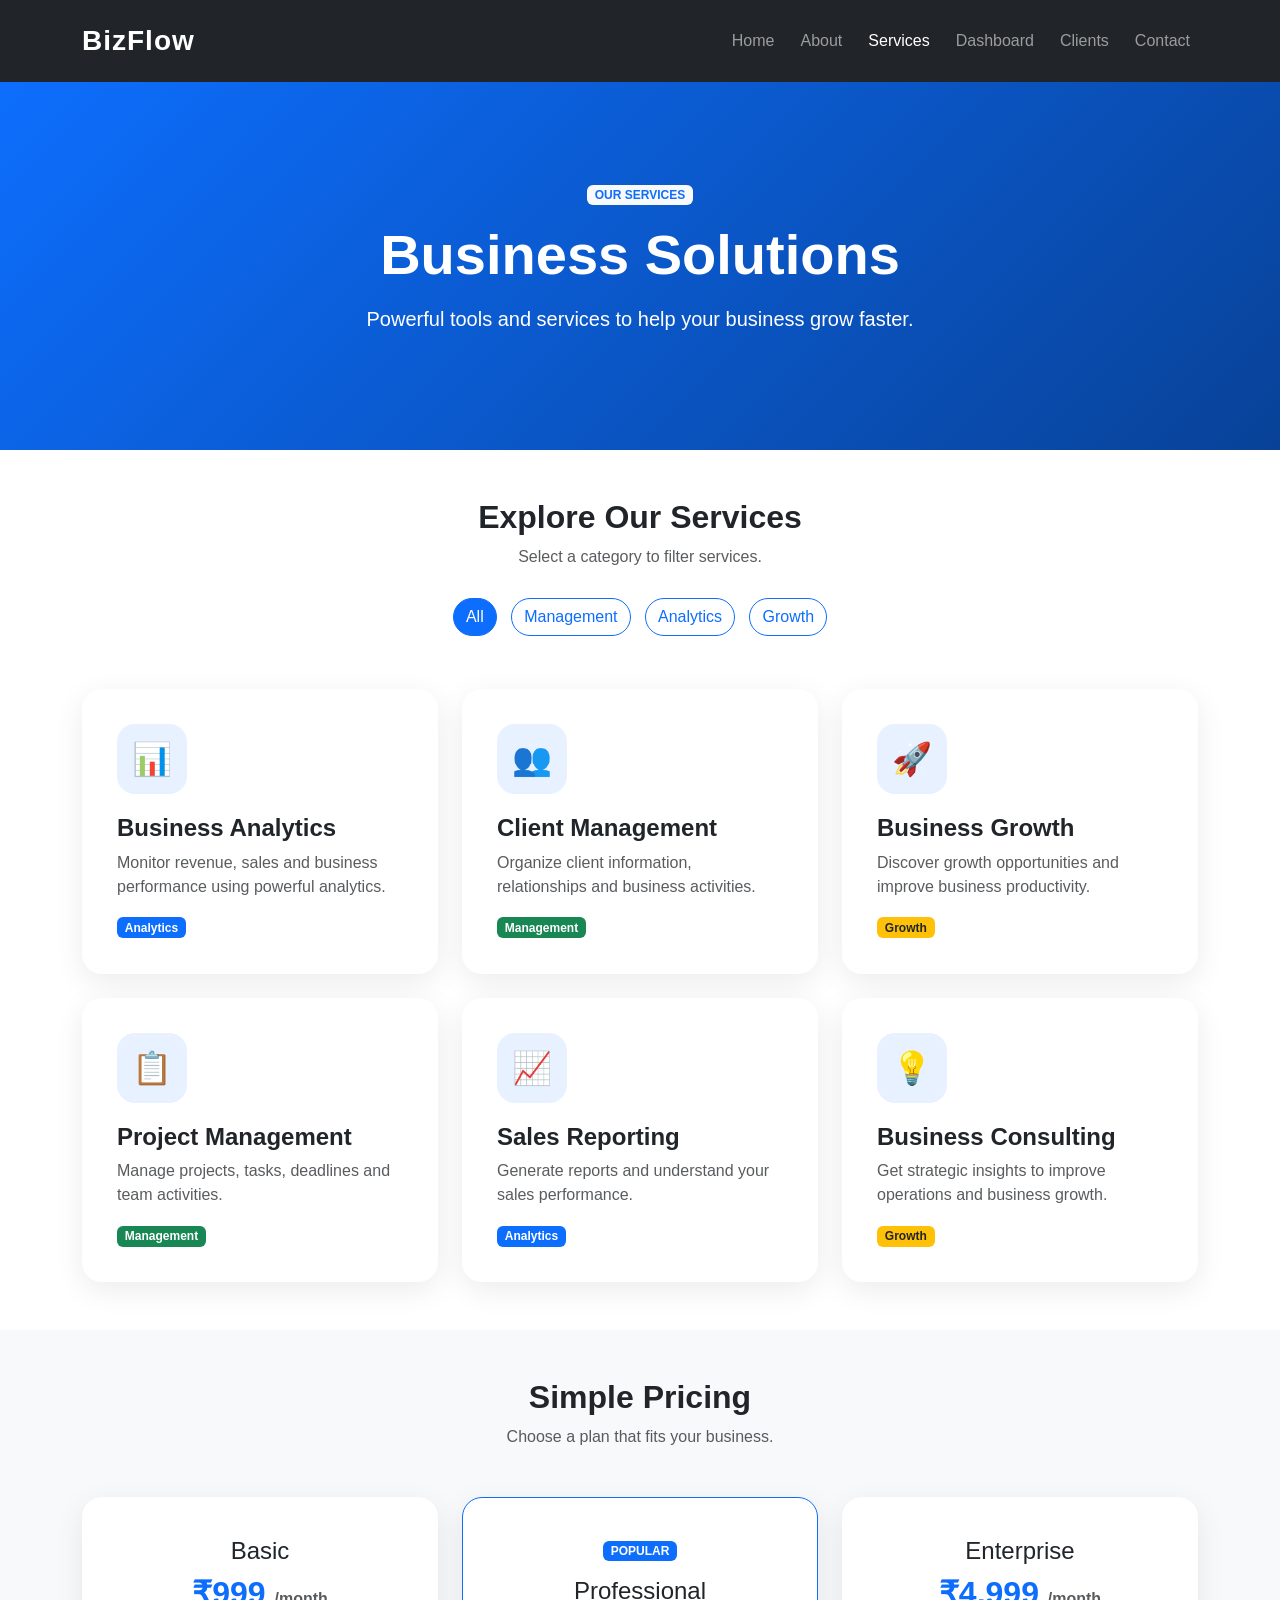
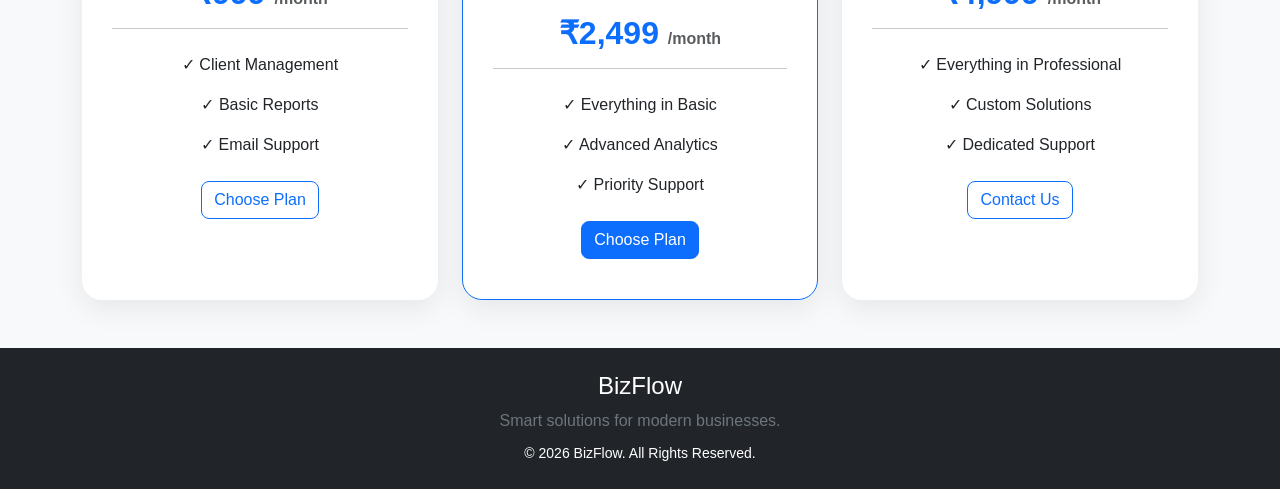
<file: services.html>
<!DOCTYPE html>
<html lang="en">

<head>
    <link rel="stylesheet" href="css/style.css">
    <link rel="stylesheet" href="css/responsive.css">
    <link rel="icon" type="image/svg+xml" href="images/favicon.svg">
    <meta charset="UTF-8">

    <meta name="viewport" content="width=device-width, initial-scale=1.0">

    <title>BizFlow | Services</title>

    <!-- Bootstrap -->
    <link
        href="https://cdn.jsdelivr.net/npm/bootstrap@5.3.3/dist/css/bootstrap.min.css"
        rel="stylesheet"
    >

    <!-- BizFlow CSS -->
    <link rel="stylesheet" href="css/style.css">

    <style>

        .services-hero {
            background: linear-gradient(
                135deg,
                #0d6efd,
                #084298
            );

            color: white;

            padding: 100px 0;
        }

        .service-page-card {
            background: white;

            padding: 35px;

            border-radius: 20px;

            height: 100%;

            box-shadow:
                0 8px 30px rgba(0, 0, 0, 0.08);

            transition: 0.4s;
        }

        .service-page-card:hover {
            transform: translateY(-10px);

            box-shadow:
                0 20px 45px rgba(0, 0, 0, 0.15);
        }

        .service-page-icon {
            width: 70px;
            height: 70px;

            display: flex;

            align-items: center;
            justify-content: center;

            background: #e7f1ff;

            border-radius: 18px;

            font-size: 32px;

            margin-bottom: 20px;
        }

        .service-page-card h4 {
            font-weight: bold;
        }

        .filter-btn {
            margin: 5px;

            border-radius: 25px;
        }

        .pricing-card {
            background: white;

            padding: 40px 30px;

            border-radius: 20px;

            text-align: center;

            height: 100%;

            box-shadow:
                0 8px 30px rgba(0, 0, 0, 0.08);
        }

        .pricing-card h2 {
            color: #0d6efd;

            font-weight: bold;
        }

        .pricing-card ul {
            list-style: none;

            padding: 0;
        }

        .pricing-card li {
            padding: 8px 0;
        }

    </style>

</head>


<body>


<!-- =========================
     NAVBAR
========================= -->

<nav class="navbar navbar-expand-lg navbar-dark bg-dark sticky-top">

    <div class="container">

        <a
            class="navbar-brand fw-bold fs-3"
            href="index.html"
        >
            BizFlow
        </a>


        <button
            class="navbar-toggler"
            type="button"
            data-bs-toggle="collapse"
            data-bs-target="#navbarMenu"
        >

            <span class="navbar-toggler-icon"></span>

        </button>


        <div
            class="collapse navbar-collapse"
            id="navbarMenu"
        >

            <ul class="navbar-nav ms-auto">

                <li class="nav-item">
                    <a
                        class="nav-link"
                        href="index.html"
                    >
                        Home
                    </a>
                </li>

                <li class="nav-item">
                    <a
                        class="nav-link"
                        href="about.html"
                    >
                        About
                    </a>
                </li>

                <li class="nav-item">
                    <a
                        class="nav-link active"
                        href="services.html"
                    >
                        Services
                    </a>
                </li>

                <li class="nav-item">
                    <a
                        class="nav-link"
                        href="dashboard.html"
                    >
                        Dashboard
                    </a>
                </li>

                <li class="nav-item">
                    <a
                        class="nav-link"
                        href="clients.html"
                    >
                        Clients
                    </a>
                </li>

                <li class="nav-item">
                    <a
                        class="nav-link"
                        href="contact.html"
                    >
                        Contact
                    </a>
                </li>

            </ul>

        </div>

    </div>

</nav>


<!-- =========================
     HERO
========================= -->

<section class="services-hero">

    <div class="container text-center">

        <span class="badge bg-light text-primary mb-3">
            OUR SERVICES
        </span>

        <h1 class="display-4 fw-bold">
            Business Solutions
        </h1>

        <p class="lead mt-3">
            Powerful tools and services to help
            your business grow faster.
        </p>

    </div>

</section>


<!-- =========================
     SERVICES
========================= -->

<section class="py-5">

    <div class="container">


        <div class="text-center mb-4">

            <h2 class="fw-bold">
                Explore Our Services
            </h2>

            <p class="text-muted">
                Select a category to filter services.
            </p>

        </div>


        <!-- FILTER BUTTONS -->

        <div class="text-center mb-5">

            <button
                class="btn btn-primary filter-btn"
                onclick="filterServices('all')"
            >
                All
            </button>

            <button
                class="btn btn-outline-primary filter-btn"
                onclick="filterServices('management')"
            >
                Management
            </button>

            <button
                class="btn btn-outline-primary filter-btn"
                onclick="filterServices('analytics')"
            >
                Analytics
            </button>

            <button
                class="btn btn-outline-primary filter-btn"
                onclick="filterServices('growth')"
            >
                Growth
            </button>

        </div>


        <!-- SERVICE CARDS -->

        <div class="row g-4" id="servicesContainer">


            <!-- SERVICE 1 -->

            <div
                class="col-lg-4 col-md-6 service-item"
                data-category="analytics"
            >

                <div class="service-page-card">

                    <div class="service-page-icon">
                        📊
                    </div>

                    <h4>
                        Business Analytics
                    </h4>

                    <p class="text-muted">
                        Monitor revenue, sales and
                        business performance using
                        powerful analytics.
                    </p>

                    <span class="badge bg-primary">
                        Analytics
                    </span>

                </div>

            </div>


            <!-- SERVICE 2 -->

            <div
                class="col-lg-4 col-md-6 service-item"
                data-category="management"
            >

                <div class="service-page-card">

                    <div class="service-page-icon">
                        👥
                    </div>

                    <h4>
                        Client Management
                    </h4>

                    <p class="text-muted">
                        Organize client information,
                        relationships and business
                        activities.
                    </p>

                    <span class="badge bg-success">
                        Management
                    </span>

                </div>

            </div>


            <!-- SERVICE 3 -->

            <div
                class="col-lg-4 col-md-6 service-item"
                data-category="growth"
            >

                <div class="service-page-card">

                    <div class="service-page-icon">
                        🚀
                    </div>

                    <h4>
                        Business Growth
                    </h4>

                    <p class="text-muted">
                        Discover growth opportunities
                        and improve business productivity.
                    </p>

                    <span class="badge bg-warning text-dark">
                        Growth
                    </span>

                </div>

            </div>


            <!-- SERVICE 4 -->

            <div
                class="col-lg-4 col-md-6 service-item"
                data-category="management"
            >

                <div class="service-page-card">

                    <div class="service-page-icon">
                        📋
                    </div>

                    <h4>
                        Project Management
                    </h4>

                    <p class="text-muted">
                        Manage projects, tasks,
                        deadlines and team activities.
                    </p>

                    <span class="badge bg-success">
                        Management
                    </span>

                </div>

            </div>


            <!-- SERVICE 5 -->

            <div
                class="col-lg-4 col-md-6 service-item"
                data-category="analytics"
            >

                <div class="service-page-card">

                    <div class="service-page-icon">
                        📈
                    </div>

                    <h4>
                        Sales Reporting
                    </h4>

                    <p class="text-muted">
                        Generate reports and understand
                        your sales performance.
                    </p>

                    <span class="badge bg-primary">
                        Analytics
                    </span>

                </div>

            </div>


            <!-- SERVICE 6 -->

            <div
                class="col-lg-4 col-md-6 service-item"
                data-category="growth"
            >

                <div class="service-page-card">

                    <div class="service-page-icon">
                        💡
                    </div>

                    <h4>
                        Business Consulting
                    </h4>

                    <p class="text-muted">
                        Get strategic insights to improve
                        operations and business growth.
                    </p>

                    <span class="badge bg-warning text-dark">
                        Growth
                    </span>

                </div>

            </div>


        </div>

    </div>

</section>


<!-- =========================
     PRICING
========================= -->

<section class="py-5 bg-light">

    <div class="container">

        <div class="text-center mb-5">

            <h2 class="fw-bold">
                Simple Pricing
            </h2>

            <p class="text-muted">
                Choose a plan that fits your business.
            </p>

        </div>


        <div class="row g-4">


            <!-- BASIC -->

            <div class="col-md-4">

                <div class="pricing-card">

                    <h4>
                        Basic
                    </h4>

                    <h2>
                        ₹999
                        <small class="fs-6 text-muted">
                            /month
                        </small>
                    </h2>

                    <hr>

                    <ul>

                        <li>✓ Client Management</li>

                        <li>✓ Basic Reports</li>

                        <li>✓ Email Support</li>

                    </ul>

                    <a
                        href="contact.html"
                        class="btn btn-outline-primary"
                    >
                        Choose Plan
                    </a>

                </div>

            </div>


            <!-- PROFESSIONAL -->

            <div class="col-md-4">

                <div class="pricing-card border border-primary">

                    <span class="badge bg-primary mb-3">
                        POPULAR
                    </span>

                    <h4>
                        Professional
                    </h4>

                    <h2>
                        ₹2,499
                        <small class="fs-6 text-muted">
                            /month
                        </small>
                    </h2>

                    <hr>

                    <ul>

                        <li>✓ Everything in Basic</li>

                        <li>✓ Advanced Analytics</li>

                        <li>✓ Priority Support</li>

                    </ul>

                    <a
                        href="contact.html"
                        class="btn btn-primary"
                    >
                        Choose Plan
                    </a>

                </div>

            </div>


            <!-- ENTERPRISE -->

            <div class="col-md-4">

                <div class="pricing-card">

                    <h4>
                        Enterprise
                    </h4>

                    <h2>
                        ₹4,999
                        <small class="fs-6 text-muted">
                            /month
                        </small>
                    </h2>

                    <hr>

                    <ul>

                        <li>✓ Everything in Professional</li>

                        <li>✓ Custom Solutions</li>

                        <li>✓ Dedicated Support</li>

                    </ul>

                    <a
                        href="contact.html"
                        class="btn btn-outline-primary"
                    >
                        Contact Us
                    </a>

                </div>

            </div>


        </div>

    </div>

</section>


<!-- =========================
     FOOTER
========================= -->

<footer class="bg-dark text-white py-4">

    <div class="container text-center">

        <h5>
            BizFlow
        </h5>

        <p class="text-secondary mb-2">
            Smart solutions for modern businesses.
        </p>

        <small>
            © 2026 BizFlow. All Rights Reserved.
        </small>

    </div>

</footer>


<!-- Bootstrap JS -->

<script
    src="https://cdn.jsdelivr.net/npm/bootstrap@5.3.3/dist/js/bootstrap.bundle.min.js">
</script>


<!-- Services JavaScript -->

<script src="js/services.js"></script>

</body>

</html>
</file>
<file: css/responsive.css>
/* =====================================
   BIZFLOW RESPONSIVE DESIGN
   ===================================== */


/* TABLETS */
@media (max-width: 991px) {

    /* Navbar */
    .navbar-nav {
        padding-top: 15px;
    }

    .navbar-nav .nav-item {
        margin-bottom: 5px;
    }

    /* Hero */
    .hero-section {
        text-align: center;
        padding: 70px 20px;
    }

    /* Dashboard */
    .dashboard-header {
        text-align: center;
    }

    /* Cards */
    .stat-card,
    .service-card {
        margin-bottom: 20px;
    }

}


/* MOBILE */
@media (max-width: 767px) {

    /* General */
    body {
        overflow-x: hidden;
    }

    h1 {
        font-size: 2rem;
    }

    h2 {
        font-size: 1.6rem;
    }

    h3 {
        font-size: 1.3rem;
    }


    /* Hero */
    .hero-section {
        padding: 55px 15px;
    }

    .hero-section h1 {
        font-size: 2.2rem;
    }

    .hero-section p {
        font-size: 1rem;
    }


    /* Business Card */
    .business-card {
        margin-top: 30px;
    }


    /* Stats */
    .stat-card {
        padding: 20px;
        margin-bottom: 15px;
    }

    .stat-card h2 {
        font-size: 1.8rem;
    }


    /* Services */
    .service-card {
        padding: 20px;
    }


    /* Dashboard */
    .dashboard-header {
        padding: 20px 10px;
    }

    .dashboard-card {
        margin-bottom: 15px;
    }


    /* Tables */
    .table-responsive {
        overflow-x: auto;
    }

    table {
        min-width: 700px;
    }


    /* Contact Form */
    .contact-form {
        padding: 20px !important;
    }


    /* Buttons */
    .btn-lg {
        width: 100%;
        margin-bottom: 10px;
    }


    /* Footer */
    footer {
        padding: 30px 15px !important;
    }

}


/* SMALL MOBILE */
@media (max-width: 576px) {

    .container {
        padding-left: 15px;
        padding-right: 15px;
    }

    .hero-section h1 {
        font-size: 1.9rem;
    }

    .hero-section p {
        font-size: 0.95rem;
    }

    .business-card {
        padding: 20px !important;
    }

    .stat-card h2 {
        font-size: 1.6rem;
    }

    .card {
        border-radius: 12px;
    }

}
</file>
<file: css/style.css>
/* =========================
   GLOBAL
========================= */

* {
    margin: 0;
    padding: 0;
    box-sizing: border-box;
}

html {
    scroll-behavior: smooth;
}

body {
    font-family: Arial, Helvetica, sans-serif;
    background: #ffffff;
    color: #212529;
}


/* =========================
   NAVBAR
========================= */

.navbar {
    padding: 15px 0;
}

.navbar-brand {
    letter-spacing: 1px;
}

.nav-link {
    margin-left: 10px;
    transition: 0.3s;
}

.nav-link:hover {
    color: #0d6efd !important;
}


/* =========================
   HERO
========================= */

.hero-section {
    min-height: 90vh;
    display: flex;
    align-items: center;

    background:
        radial-gradient(
            circle at 80% 20%,
            rgba(13, 110, 253, 0.15),
            transparent 30%
        ),
        linear-gradient(
            135deg,
            #f8fbff,
            #eef5ff
        );
}

.hero-section h1 {
    line-height: 1.15;
}

.hero-section p {
    max-width: 600px;
}


/* =========================
   BUSINESS CARD
========================= */

.business-card {
    background: #ffffff;
    padding: 40px;
    border-radius: 25px;

    box-shadow:
        0 20px 50px rgba(0, 0, 0, 0.12);

    transition: 0.4s;
    position: relative;
    overflow: hidden;
}

.business-card::before {
    content: "";
    position: absolute;

    width: 150px;
    height: 150px;

    background: rgba(13, 110, 253, 0.1);

    border-radius: 50%;

    top: -70px;
    right: -70px;
}

.business-card:hover {
    transform: translateY(-10px);

    box-shadow:
        0 25px 60px rgba(0, 0, 0, 0.18);
}

.business-card h2 {
    font-size: 2.2rem;
    font-weight: bold;
}

.business-card h4 {
    font-weight: bold;
}


/* =========================
   GROWTH BADGE
========================= */

.growth-badge {
    background: #d1e7dd;
    color: #198754;

    padding: 8px 14px;

    border-radius: 30px;

    font-weight: bold;
}


/* =========================
   STATS
========================= */

.stats-section {
    background: #ffffff;
}

.stat-card {
    padding: 30px 20px;

    border-radius: 15px;

    background: #ffffff;

    box-shadow:
        0 8px 30px rgba(0, 0, 0, 0.08);

    transition: 0.3s;
}

.stat-card:hover {
    transform: translateY(-8px);

    box-shadow:
        0 15px 35px rgba(0, 0, 0, 0.12);
}

.stat-card h2 {
    color: #0d6efd;
    font-size: 2.3rem;
    font-weight: bold;
}

.stat-card p {
    color: #6c757d;
    margin-top: 8px;
    margin-bottom: 0;
}


/* =========================
   SERVICES
========================= */

.services-preview {
    background: #f8f9fa;
}

.service-card {
    background: #ffffff;

    padding: 35px 30px;

    border-radius: 20px;

    height: 100%;

    box-shadow:
        0 8px 25px rgba(0, 0, 0, 0.07);

    transition: 0.4s;
}

.service-card:hover {
    transform: translateY(-10px);

    box-shadow:
        0 20px 40px rgba(0, 0, 0, 0.12);
}

.service-icon {
    width: 65px;
    height: 65px;

    display: flex;
    align-items: center;
    justify-content: center;

    background: #e7f1ff;

    border-radius: 15px;

    font-size: 30px;

    margin-bottom: 20px;
}

.service-card h4 {
    font-weight: bold;
    margin-bottom: 15px;
}

.service-card p {
    line-height: 1.7;
}

.service-card a {
    text-decoration: none;
    color: #0d6efd;
    font-weight: bold;
    transition: 0.3s;
}

.service-card a:hover {
    margin-left: 5px;
}


/* =========================
   CTA
========================= */

.cta-section {
    background: #ffffff;
}

.cta-box {
    background: linear-gradient(
        135deg,
        #0d6efd,
        #084298
    );

    color: white;

    padding: 60px 30px;

    border-radius: 25px;

    box-shadow:
        0 15px 40px rgba(13, 110, 253, 0.25);
}

.cta-box h2 {
    margin-bottom: 15px;
}

.cta-box p {
    margin-bottom: 25px;
}


/* =========================
   FOOTER
========================= */

footer {
    margin-top: 0;
}

footer h5 {
    font-size: 1.5rem;
}


/* =========================
   BUTTONS
========================= */

.btn {
    border-radius: 8px;
    transition: 0.3s;
}

.btn:hover {
    transform: translateY(-2px);
}


/* =========================
   ANIMATION
========================= */

@keyframes fadeUp {

    from {
        opacity: 0;
        transform: translateY(30px);
    }

    to {
        opacity: 1;
        transform: translateY(0);
    }

}

.hero-section .col-lg-6 {
    animation: fadeUp 1s ease;
}


/* =========================
   TABLET
========================= */

@media (max-width: 991px) {

    .hero-section {
        padding: 80px 0;
    }

    .hero-section h1 {
        font-size: 3rem;
    }

    .business-card {
        margin-top: 30px;
    }

}


/* =========================
   MOBILE
========================= */

@media (max-width: 576px) {

    .hero-section {
        padding: 60px 0;
    }

    .hero-section h1 {
        font-size: 2.3rem;
    }

    .hero-section .btn {
        width: 100%;
        margin-bottom: 10px;
    }

    .business-card {
        padding: 25px;
    }

    .cta-box {
        padding: 40px 20px;
    }

}
</file>
